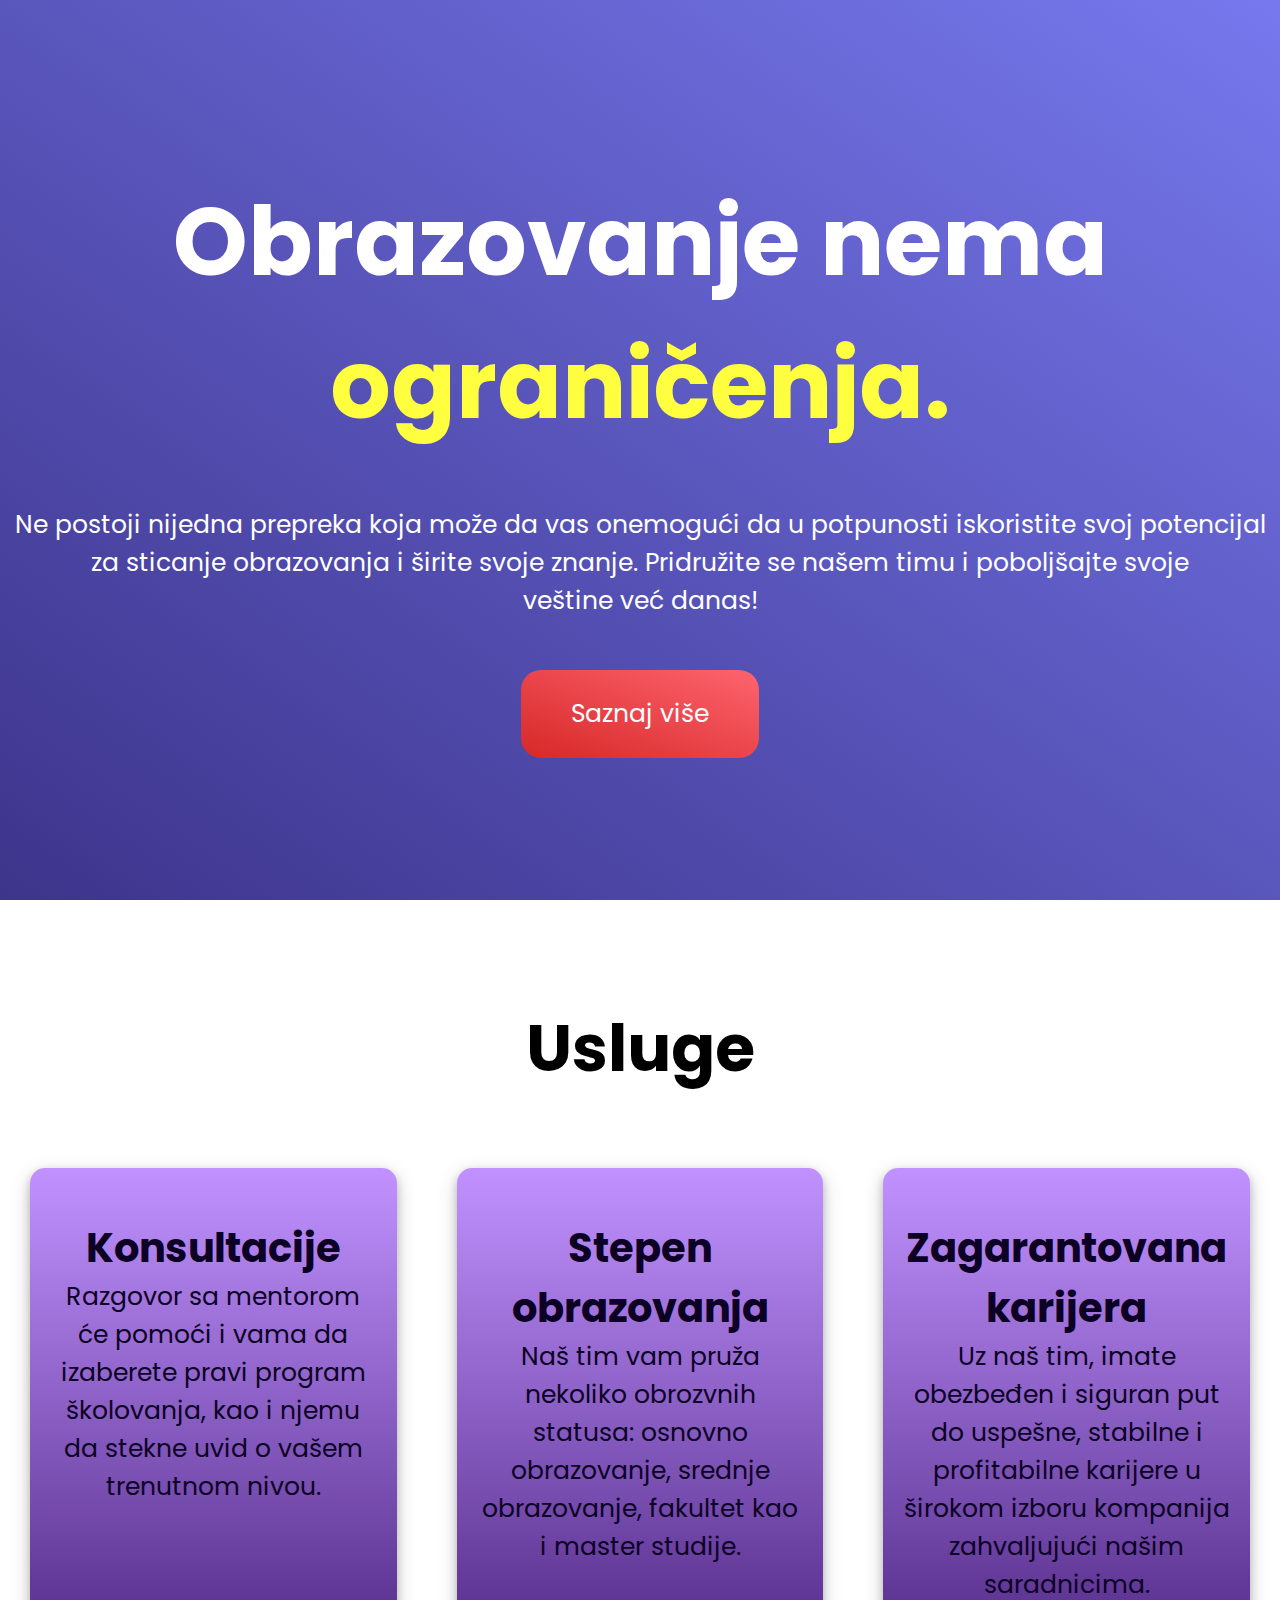
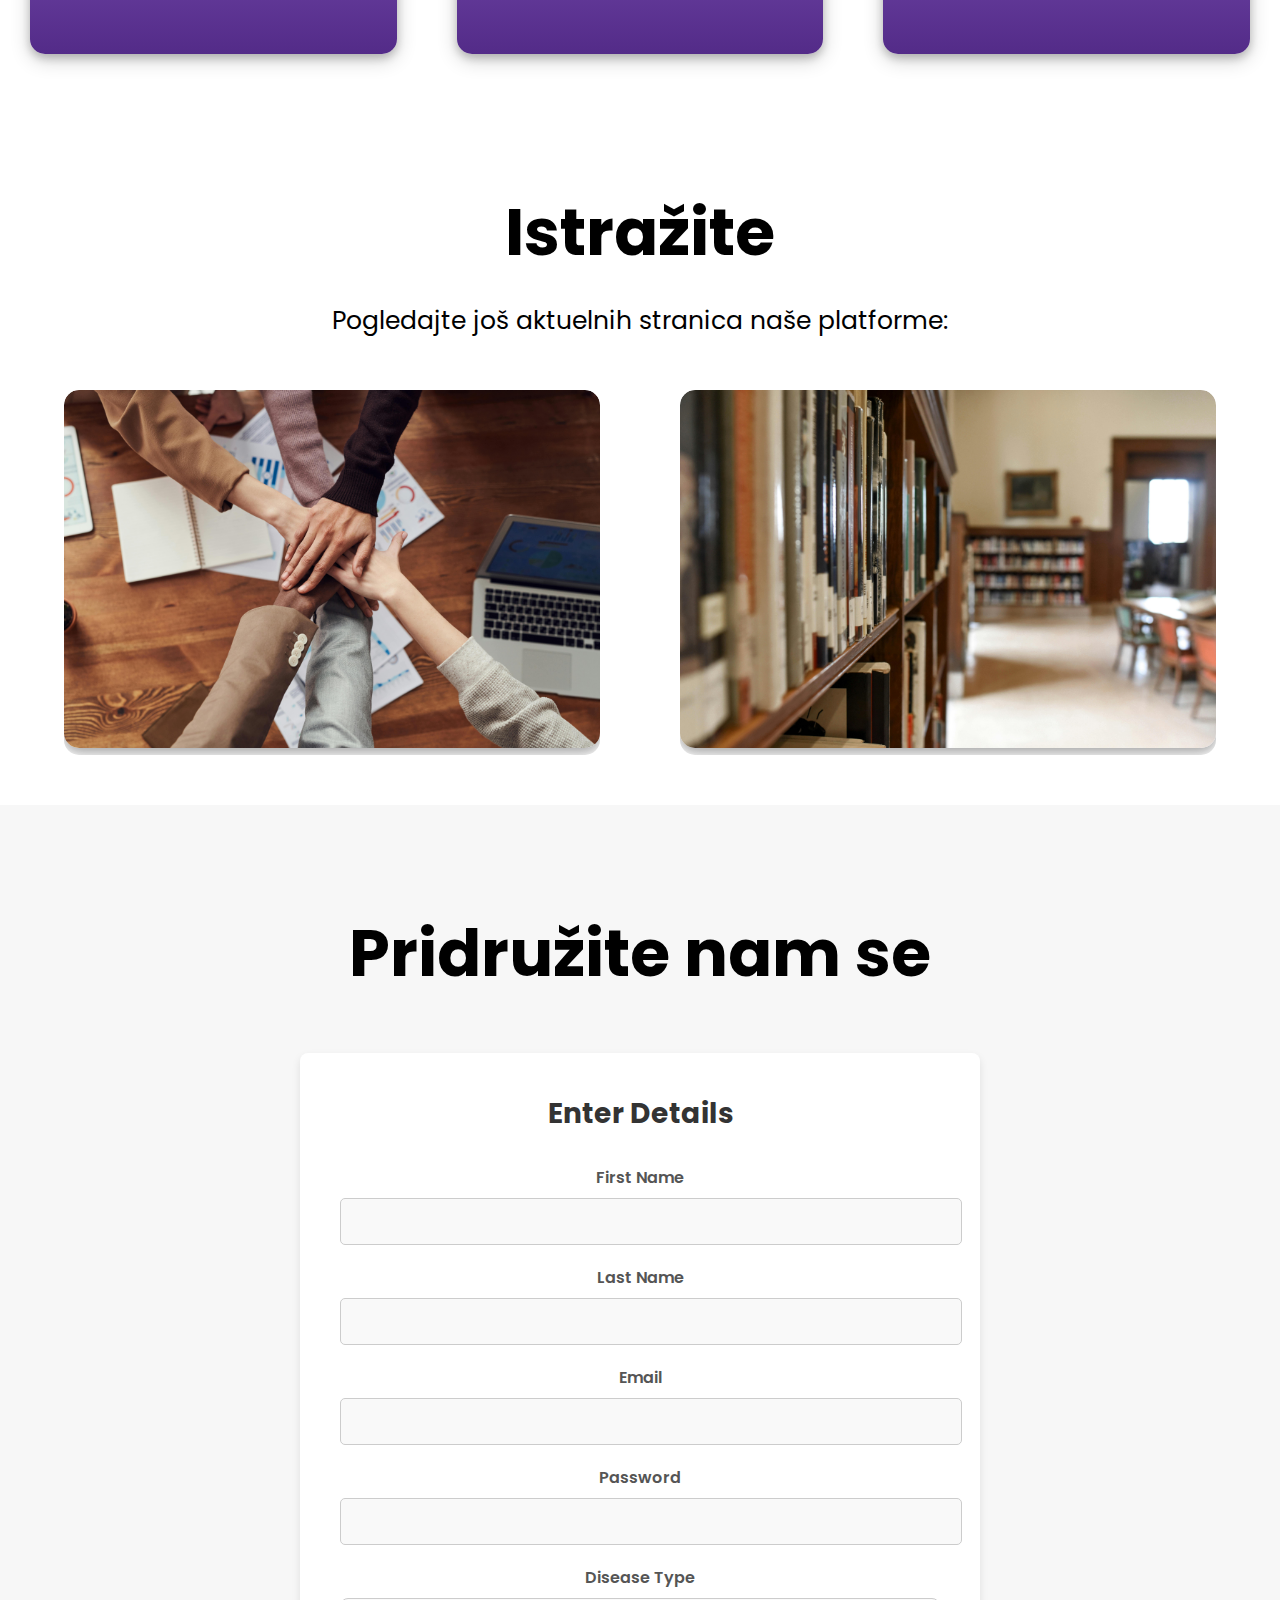
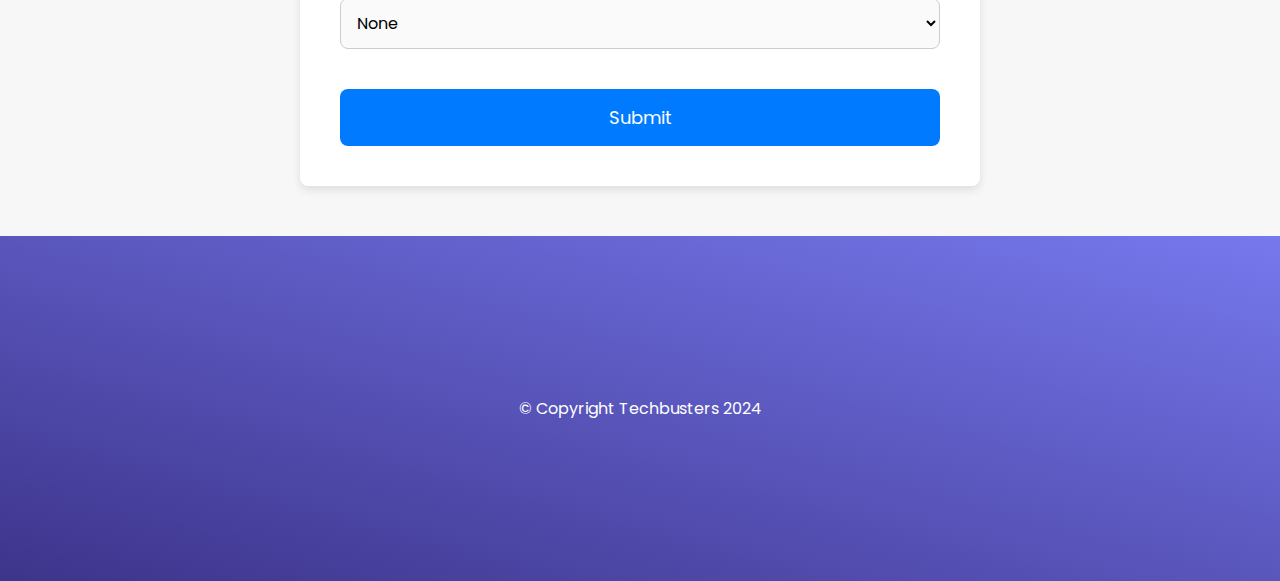
<file: index.html>
<!DOCTYPE html>
<html lang="en">
<head>
    <meta charset="UTF-8">
    <meta name="viewport" content="width=device-width, initial-scale=1.0">
    <title>Početna - Techbusters</title>
    <link rel="stylesheet" href="style.css">
    <script src="script.js"></script>
</head>
<body>
    <div class="header">
        <div class="natpis">
            <h1>Obrazovanje nema<br> <span style="color: #FFFF3F;">ograničenja.</span></h1>
            <p>Ne postoji nijedna prepreka koja može da vas onemogući da u potpunosti iskoristite svoj potencijal <br>za sticanje obrazovanja i širite svoje znanje. Pridružite se našem timu i poboljšajte svoje <br> veštine već danas!</p>
            <button><a style="color: white; text-decoration: none;" href="#scrollIndex">Saznaj više</a></button>
        </div>
    </div>
    <section class="about">
        <div class="offers">
            <h1 id="scrollIndex" class="hidden">Usluge</h1>
        </div>
        <div class="boxes">
            <div class="box logo hidden">
                <h1>Konsultacije</h1>
                <p>Razgovor sa mentorom će pomoći i vama da izaberete pravi program školovanja, kao i njemu da stekne uvid o vašem trenutnom nivou.</p>
            </div>
            <div class="box logo hidden">
                <h1>Stepen obrazovanja</h1>
                <p>Naš tim vam pruža nekoliko obrozvnih statusa: osnovno obrazovanje, srednje obrazovanje, fakultet kao i master studije.</p>
            </div>
            <div class="box logo hidden">
                <h1>Zagarantovana karijera</h1>
                <p>Uz naš tim, imate obezbeđen i siguran put do uspešne, stabilne i profitabilne karijere u širokom izboru kompanija zahvaljujući našim saradnicima.</p>
            </div>
        </div>
    </section>
    <section class="stranice">
        <h1>Istražite</h1>
        <p>Pogledajte još aktuelnih stranica naše platforme:</p>
        <div class="red">
            <div class="link">
                <img src="Slike/tim.jpg" alt="">
                <div class="layer">
                    <a target="_blank" style="text-decoration: none;" href="about.html"><h3>NAŠ TIM</h3></a>
                </div>
            </div>
            <div class="link">
                <img src="Slike/nivo obrazovanja.jpg" alt="">
                <div class="layer">
                    <a target="_blank" style="text-decoration: none;" href="institucije.html"><h3>INSTITUCIJE</h3></a>
                </div>
            </div>
        </div>
    </section>
    <section class="forma">
        <h1 id="pridruzite">Pridružite nam se</h1>
        <div class="form-container">
            <h1>Enter Details</h1>
            <form id="userForm" onsubmit="handleFormSubmit(event)">
                <div class="form-group">
                    <label for="first_name">First Name</label>
                    <input type="text" id="first_name" name="first_name" required>
                </div>
                <div class="form-group">
                    <label for="last_name">Last Name</label>
                    <input type="text" id="last_name" name="last_name" required>
                </div>
                <div class="form-group">
                    <label for="email">Email</label>
                    <input type="email" id="email" name="email" required>
                </div>
                <div class="form-group">
                    <label for="password">Password</label>
                    <input type="password" id="password" name="password" required>
                </div>
                <div class="form-group">
                    <label for="disease">Disease Type</label>
                    <select id="disease" name="disease" required>
                        <option value="None">None</option>
                        <option value="Wheelchair">Wheelchair</option>
                        <option value="Blindness">Blindness</option>
                        <option value="Deaf">Deaf</option>
                    </select>
                </div>
                <button type="submit" class="btn">Submit</button>
            </form>
        </div>
    </section>
    <footer>
        <p>&#169; Copyright Techbusters 2024</p>
    </footer>
</body>
</html>
</file>
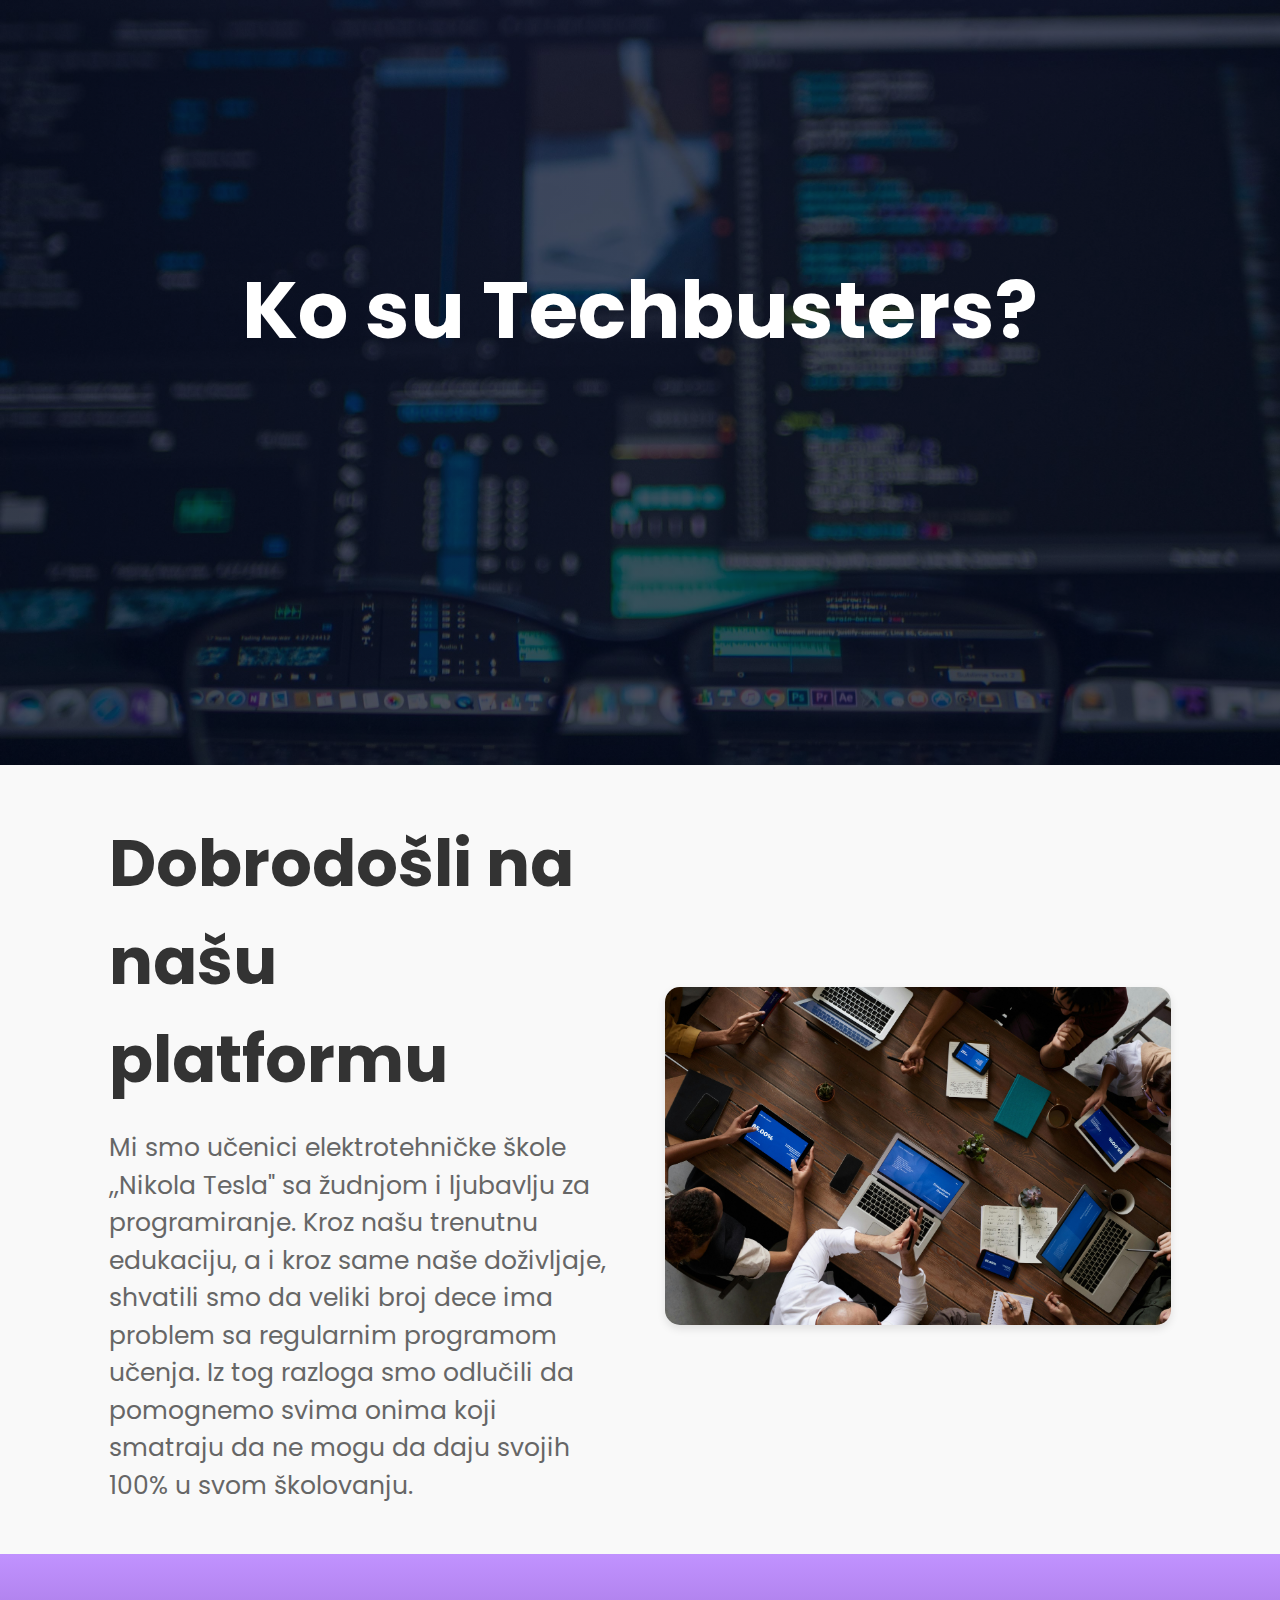
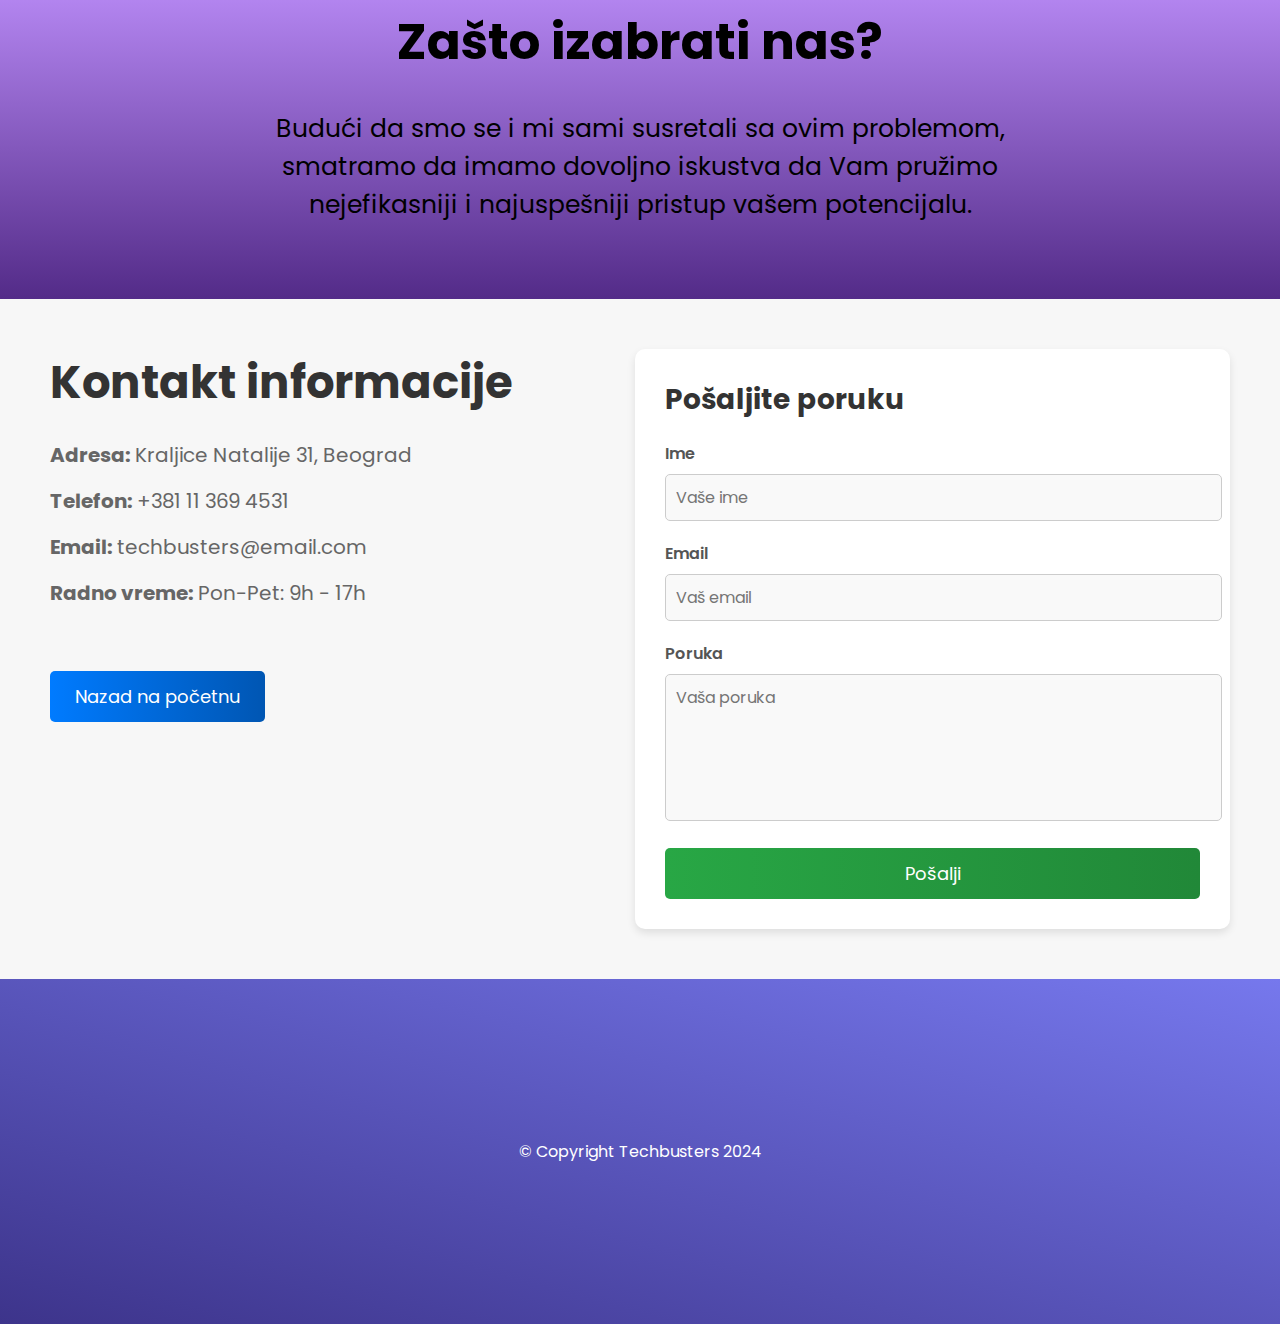
<file: about.html>
<!DOCTYPE html>
<html lang="en">
<head>
    <meta charset="UTF-8">
    <meta name="viewport" content="width=device-width, initial-scale=1.0">
    <title>O nama - Techbusters</title>
    <link rel="stylesheet" href="style.css">
    <script src="script.js"></script>
</head>
<body>
    <div class="aboutHeader">
        <div class="naslov">
            <h1>Ko su Techbusters?</h1>
        </div>
    </div>
    <section class="prvaSekcija">
        <div class="sadrzaj">
            <div class="tekst">
                <h1>Dobrodošli na našu platformu</h1>
                <p>Mi smo učenici elektrotehničke škole ,,Nikola Tesla" sa žudnjom i ljubavlju za programiranje. Kroz našu trenutnu edukaciju, a i kroz same naše doživljaje, shvatili smo da veliki broj dece ima problem sa regularnim programom učenja. Iz tog razloga smo odlučili da pomognemo svima onima koji smatraju da ne mogu da daju svojih 100% u svom školovanju.</p>
            </div>
            <div class="slika">
                <img src="Slike/meeting.jpg" alt="Platforma">
            </div>
        </div>
    </section>
    <section class="drugaSekcija">
        <h1>Zašto izabrati nas?</h1>
        <p> Budući da smo se i mi sami susretali sa ovim problemom, <br>smatramo da imamo dovoljno iskustva da Vam pružimo <br>nejefikasniji i najuspešniji pristup vašem potencijalu.</p>
    </section>
    <section class="trecaSekcija">
        <div class="kontaktLevo">
            <h2>Kontakt informacije</h2>
            <ul>
                <li><strong>Adresa:</strong> Kraljice Natalije 31, Beograd</li>
                <li><strong>Telefon:</strong> +381 11 369 4531</li>
                <li><strong>Email:</strong> techbusters@email.com</li>
                <li><strong>Radno vreme:</strong> Pon-Pet: 9h - 17h</li>
            </ul>
            <a href="index.html"><button class="kontaktDugme">Nazad na početnu</button></a>
        </div>
        <div class="porukaDesno">
            <h2>Pošaljite poruku</h2>
            <form>
                <div class="form-group">
                    <label for="ime">Ime</label>
                    <input type="text" id="ime" name="ime" placeholder="Vaše ime" required>
                </div>
                <div class="form-group">
                    <label for="email">Email</label>
                    <input type="email" id="email" name="email" placeholder="Vaš email" required>
                </div>
                <div class="form-group">
                    <label for="poruka">Poruka</label>
                    <textarea id="poruka" name="poruka" rows="5" placeholder="Vaša poruka" required></textarea>
                </div>
                <button type="submit" class="btnPosalji">Pošalji</button>
            </form>
        </div>
    </section>
    <footer>
        <p>&#169; Copyright Techbusters 2024</p>
    </footer>
</body>
</html>
</file>
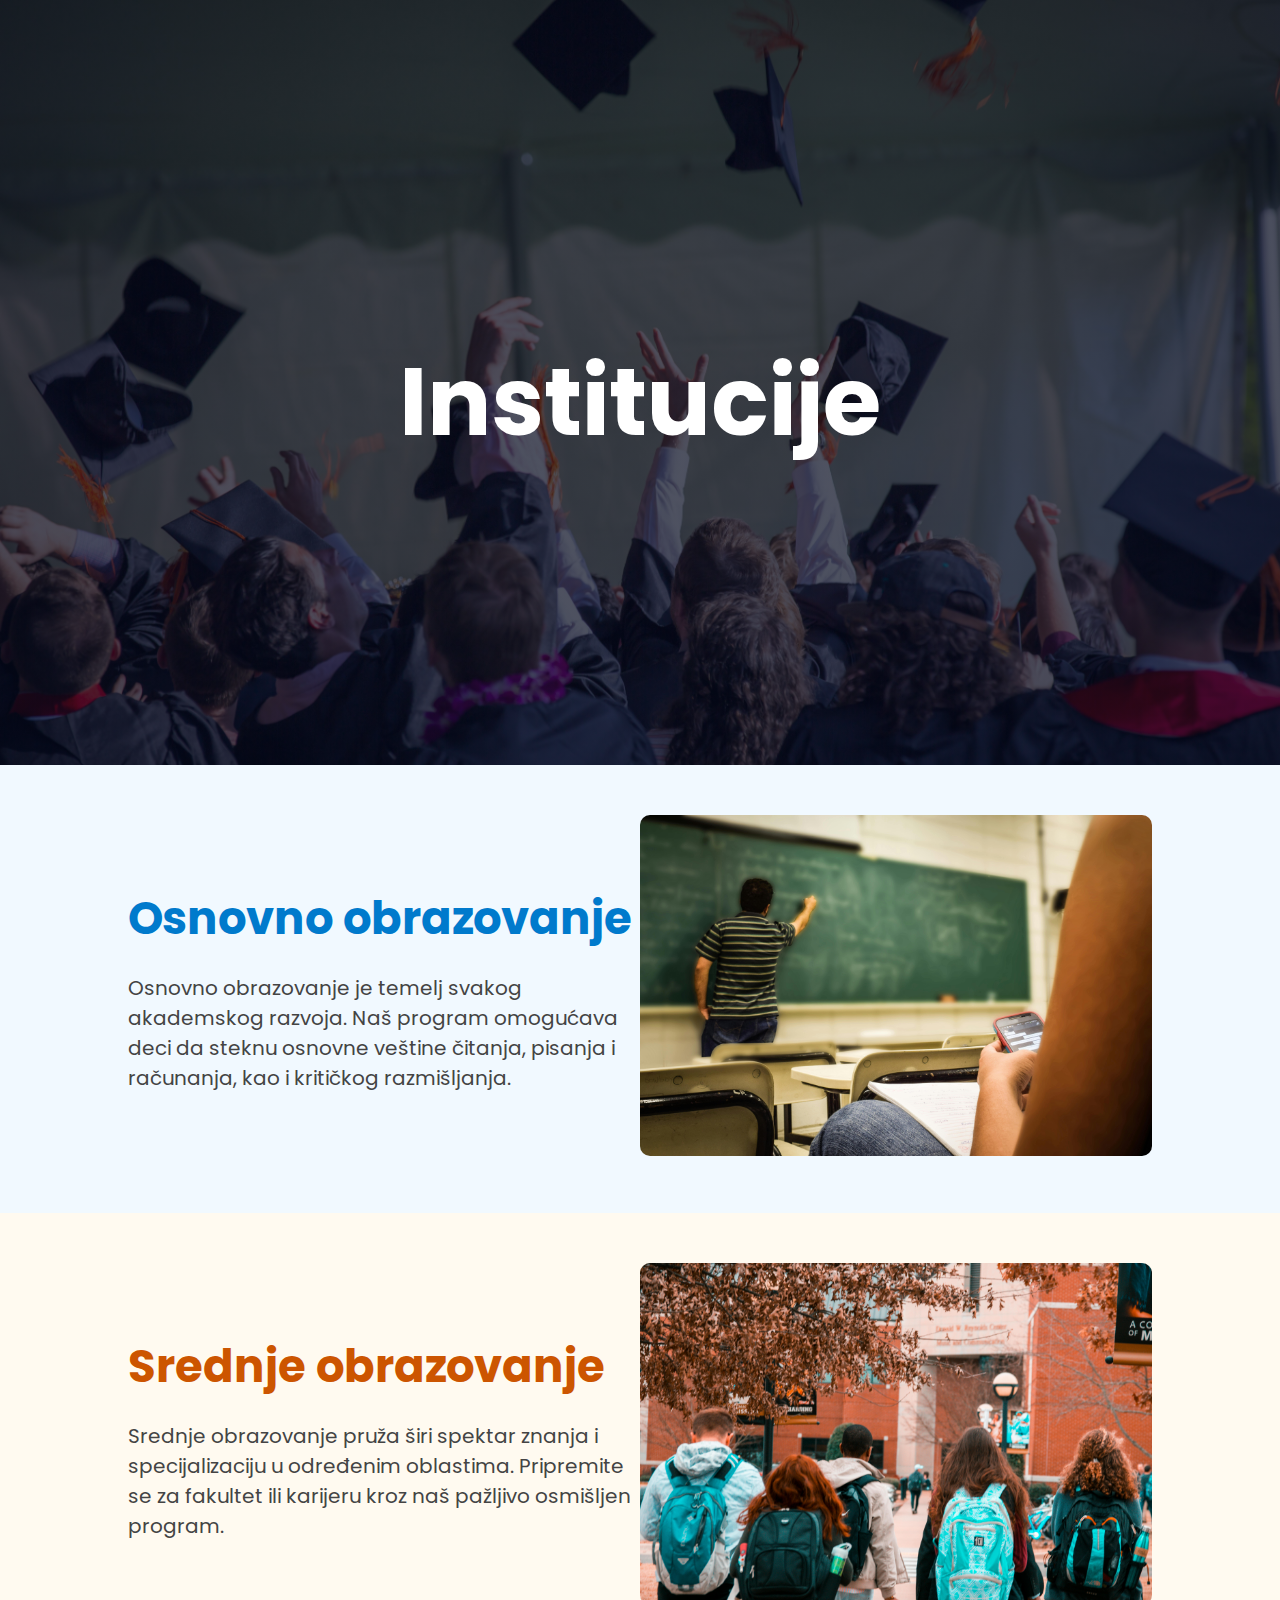
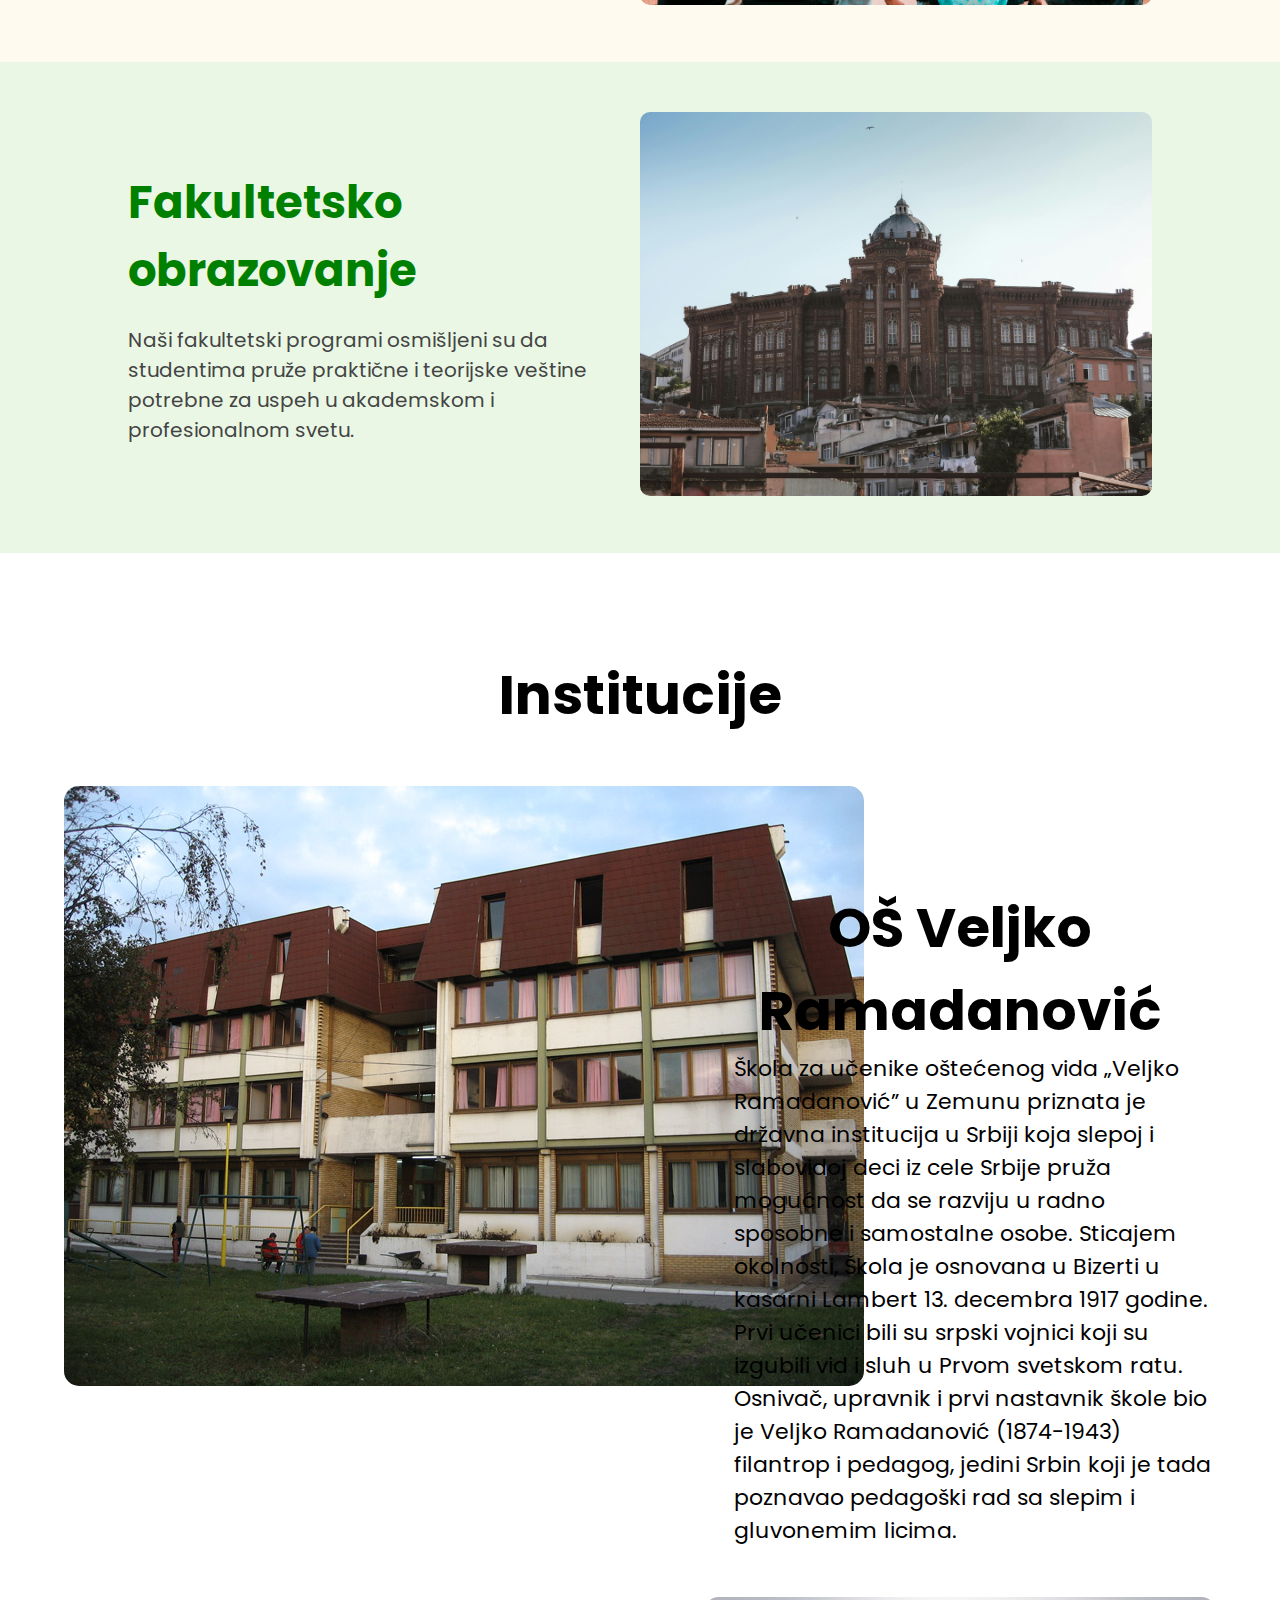
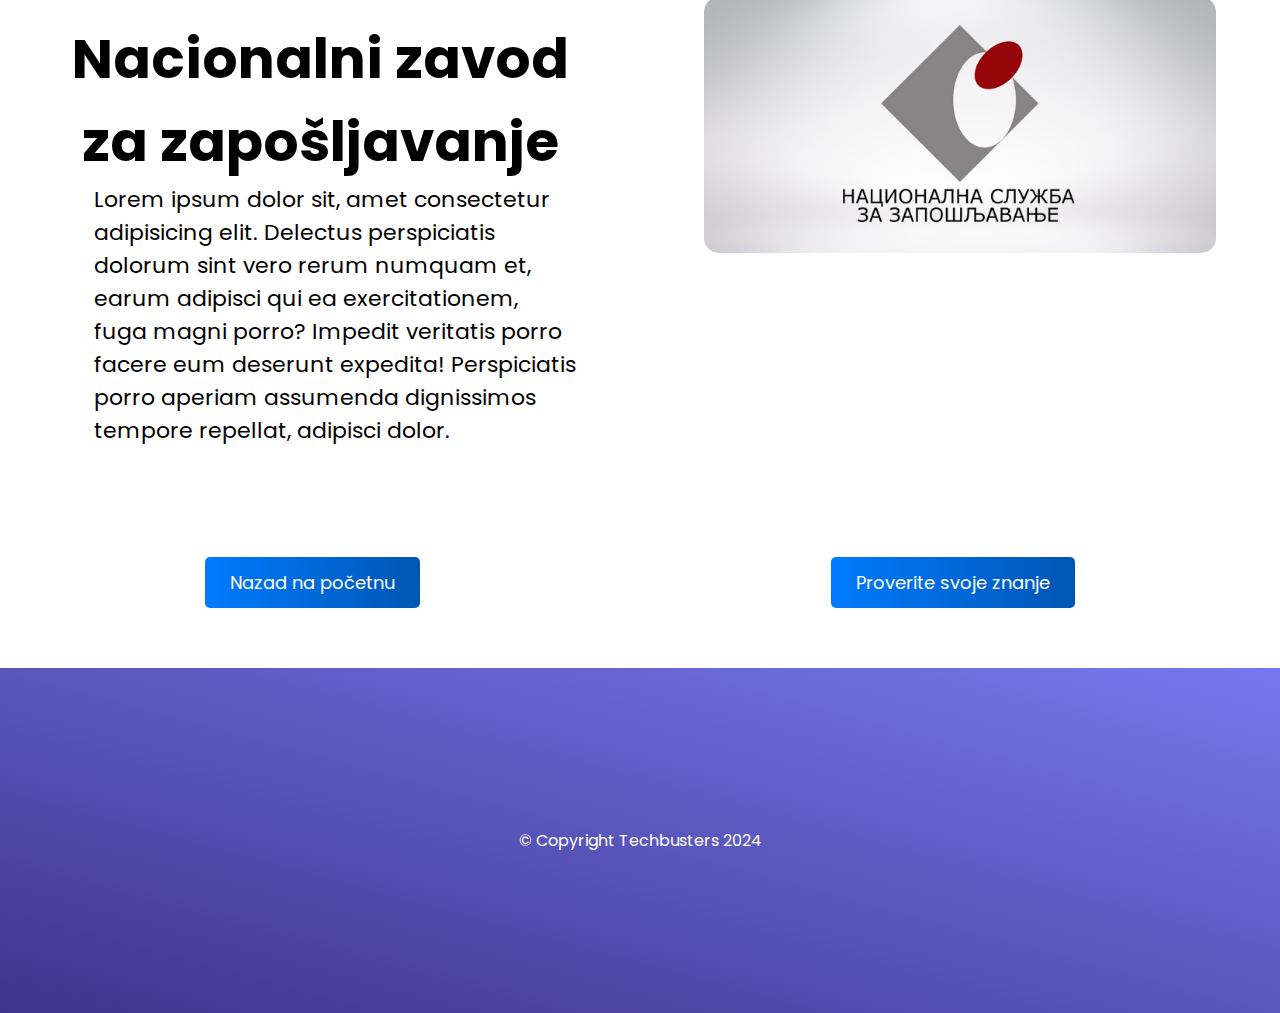
<file: institucije.html>
<!DOCTYPE html>
<html lang="en">
<head>
    <meta charset="UTF-8">
    <meta name="viewport" content="width=device-width, initial-scale=1.0">
    <title>Institucije</title>
    <link rel="stylesheet" href="style.css">
</head>
<body>
    <header class="institucijeHeader">
        <div class="natpis">
            <h1 style="margin-top: 160px;">Institucije</h1>
        </div>
    </header>
        <section class="osnovnoObrazovanje">
            <div class="osnovnoSadrzaj">
                <h2>Osnovno obrazovanje</h2>
                <p>Osnovno obrazovanje je temelj svakog akademskog razvoja. Naš program omogućava deci da steknu osnovne veštine čitanja, pisanja i računanja, kao i kritičkog razmišljanja.</p>
            </div>
            <div class="osnovnoSlika">
                <img src="Slike/osnovna.jpg" alt="Osnovno obrazovanje">
            </div>
        </section>
        <section class="srednjeObrazovanje">
            <div class="srednjeSlika">
                <img src="Slike/srednja.jpg" alt="Srednje obrazovanje">
            </div>
            <div class="srednjeSadrzaj">
                <h2>Srednje obrazovanje</h2>
                <p>Srednje obrazovanje pruža širi spektar znanja i specijalizaciju u određenim oblastima. Pripremite se za fakultet ili karijeru kroz naš pažljivo osmišljen program.</p>
            </div>
        </section>
        <section class="fakultetskoObrazovanje">
            <div class="fakultetskoSadrzaj">
                <h2>Fakultetsko obrazovanje</h2>
                <p>Naši fakultetski programi osmišljeni su da studentima pruže praktične i teorijske veštine potrebne za uspeh u akademskom i profesionalnom svetu.</p>
            </div>
            <div class="fakultetskoSlika">
                <img src="Slike/fakultet.jpg" alt="Fakultetsko obrazovanje">
            </div>
        </section>
        <section class="institucije">
            <h1>Institucije</h1>
            <div class="instContainer">
                <div class="slikaSkole">
                    <img src="Slike/Veljko Ramadanovic - skola.jpg" alt="">                
                </div>
                <div class="tekstSkole">
                    <h1>OŠ Veljko Ramadanović</h1>
                    <p>Škola za učenike oštećenog vida „Veljko Ramadanović” u Zemunu priznata je državna institucija u Srbiji koja slepoj i slabovidoj deci iz cele Srbije pruža mogućnost da se razviju u radno sposobne i samostalne osobe. Sticajem okolnosti, Škola je osnovana u Bizerti u kasarni Lambert 13. decembra 1917 godine. Prvi učenici bili su srpski vojnici koji su izgubili vid i sluh u Prvom svetskom ratu. Osnivač, upravnik i prvi nastavnik škole bio je Veljko Ramadanović (1874-1943) filantrop i pedagog, jedini Srbin koji je tada poznavao pedagoški rad sa slepim i gluvonemim licima.</p>
                </div>
            </div>
            <div class="nzs">
                <div class="tekstNzs">
                    <h1>Nacionalni zavod za zapošljavanje</h1>
                    <p>Lorem ipsum dolor sit, amet consectetur adipisicing elit. Delectus perspiciatis dolorum sint vero rerum numquam et, earum adipisci qui ea exercitationem, fuga magni porro? Impedit veritatis porro facere eum deserunt expedita! Perspiciatis porro aperiam assumenda dignissimos tempore repellat, adipisci dolor.</p>
                </div>
                <div class="slikaNzs">
                    <img src="Slike/NSZ-Logo.jpg" alt="">
                </div>
            </div>
            <div class="dugmad">
                <div class="nazad">
                    <a href="index.html"><button class="kontaktDugme">Nazad na početnu</button></a>
                </div>
                <div class="proveriZnanje">
                    <a href="kviz.html"><button class="kontaktDugme">Proverite svoje znanje</button></a>
                </div>
            </div>
        </section>
    <footer>
        <p>&#169; Copyright Techbusters 2024</p>
    </footer>
</body>
</html>
</file>
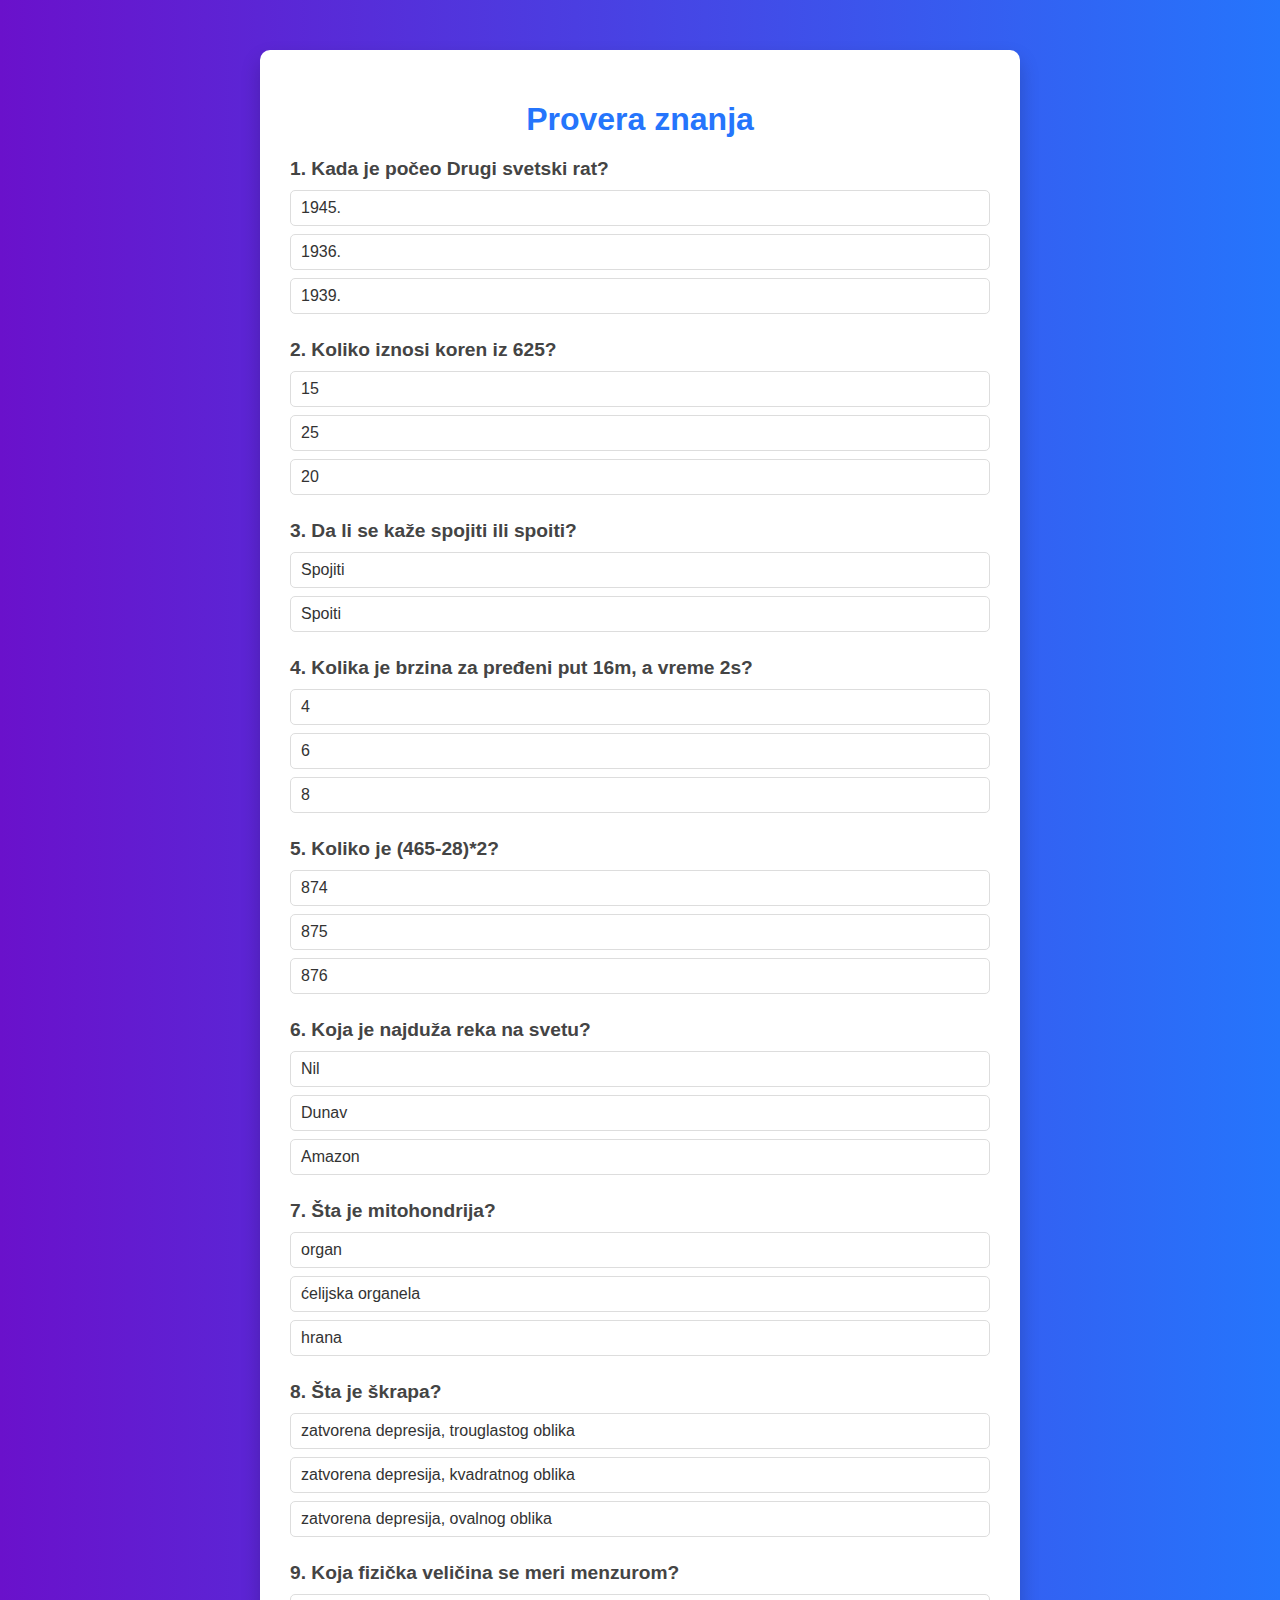
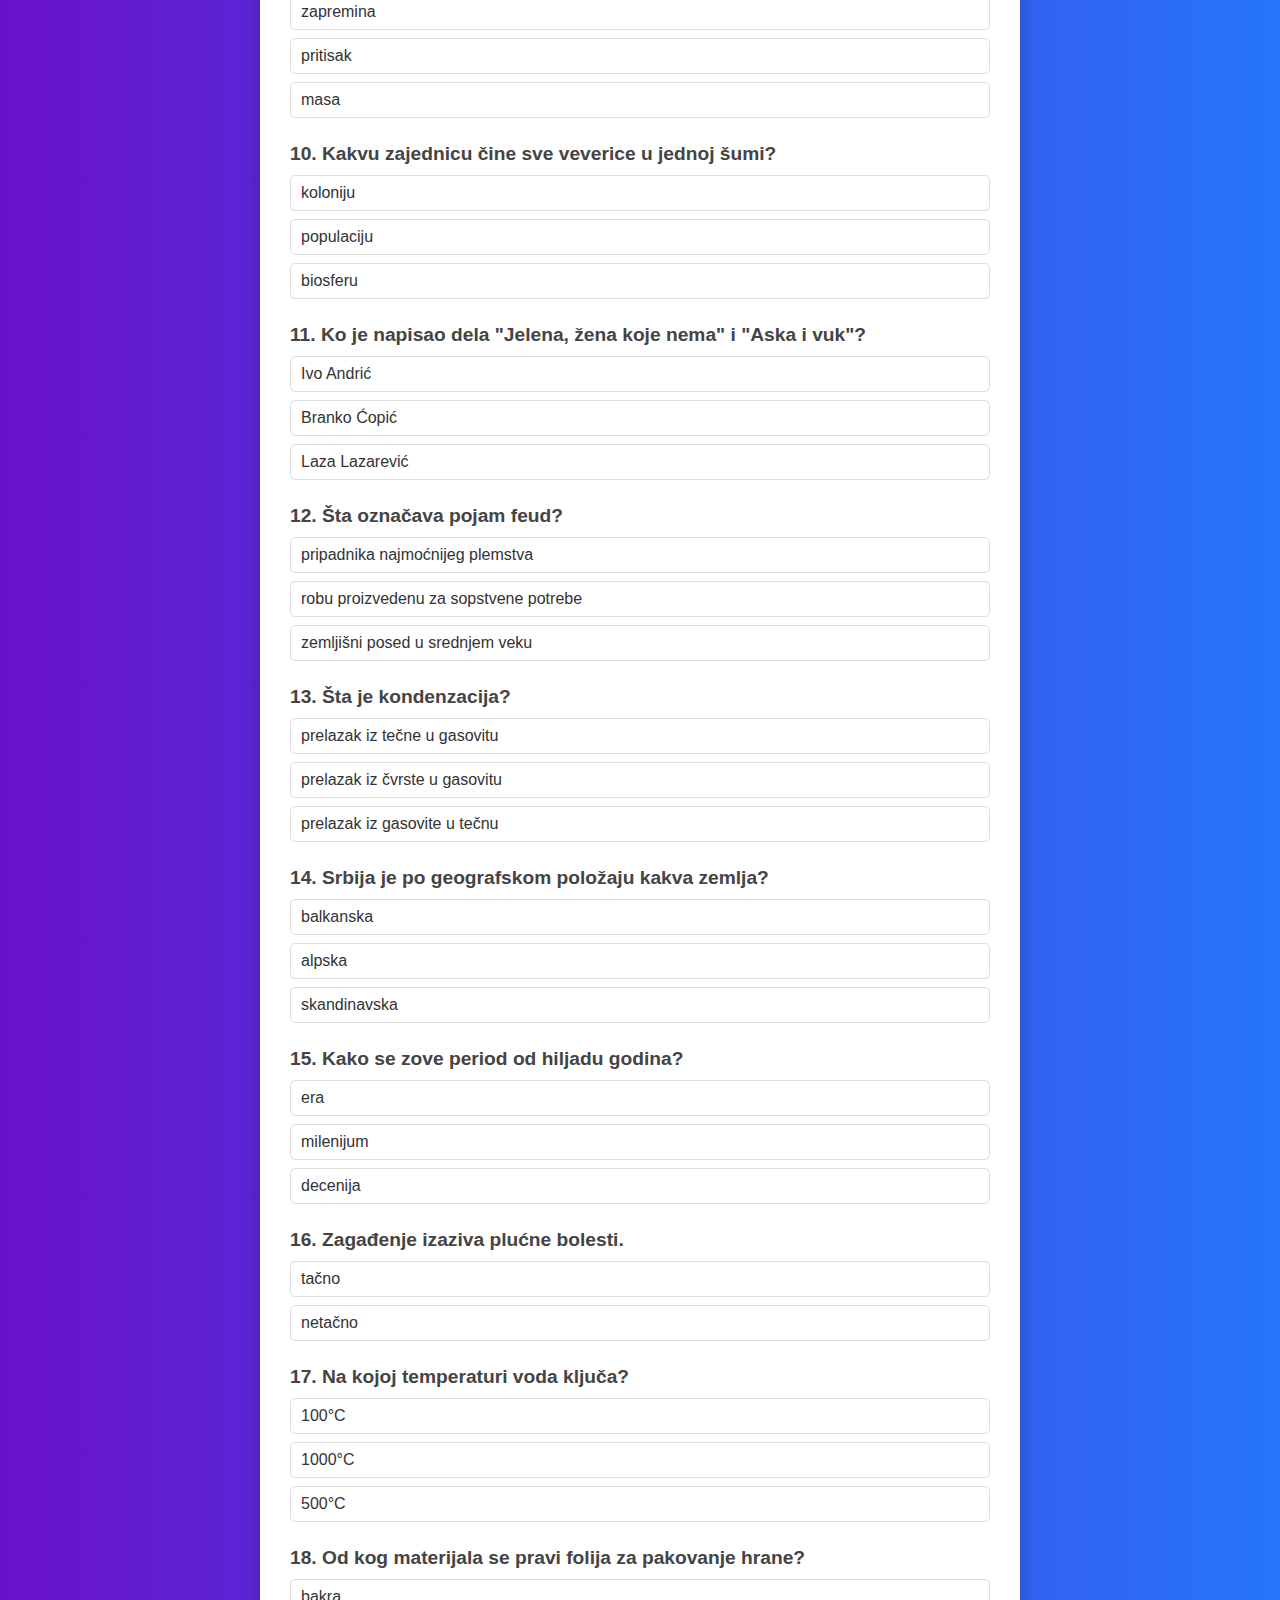
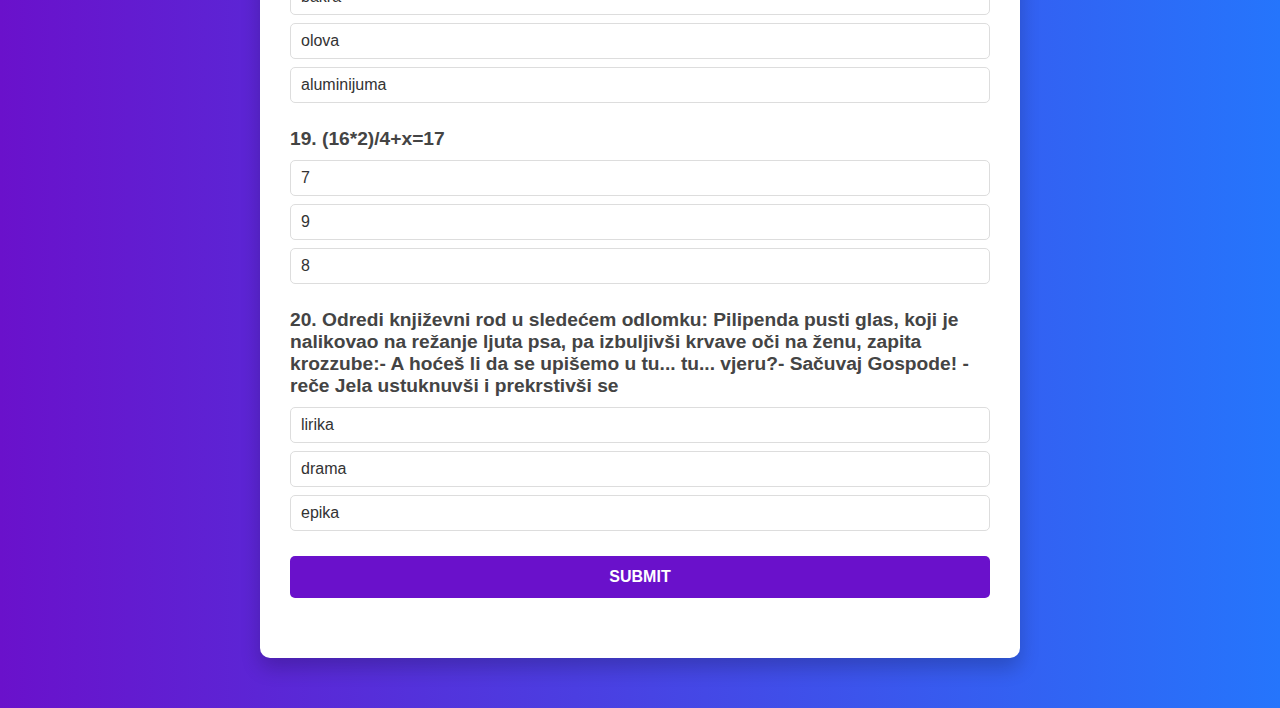
<file: kviz.html>
<!DOCTYPE html>
<html lang="en">
<head>
    <meta charset="UTF-8">
    <meta name="viewport" content="width=device-width, initial-scale=1.0">
    <title>Provera znanja</title>
    <style>
        body {
            font-family: 'Arial', sans-serif;
            margin: 0;
            padding: 0;
            background: linear-gradient(to right, #6a11cb, #2575fc);
            color: #333;
        }

        .quiz-container {
            max-width: 700px;
            margin: 50px auto;
            padding: 30px;
            background: #ffffff;
            border-radius: 10px;
            box-shadow: 0 10px 20px rgba(0, 0, 0, 0.2);
        }

        h1 {
            text-align: center;
            color: #2575fc;
            font-size: 2em;
            margin-bottom: 20px;
        }

        .question {
            margin-bottom: 25px;
        }

        .question h3 {
            font-size: 1.2em;
            margin-bottom: 10px;
            color: #444;
        }

        .question label {
            display: block;
            margin-bottom: 8px;
            padding: 8px 10px;
            border: 1px solid #ddd;
            border-radius: 5px;
            cursor: pointer;
            transition: background-color 0.3s, box-shadow 0.3s;
        }

        .question input[type="radio"] {
            display: none;
        }

        .question input[type="radio"]:checked + label {
            background-color: #2575fc;
            color: #fff;
            border-color: #2575fc;
            box-shadow: 0 0 5px rgba(37, 117, 252, 0.5);
        }

        .btn {
            display: block;
            width: 100%;
            padding: 12px;
            background: #6a11cb;
            color: #fff;
            font-size: 16px;
            font-weight: bold;
            border: none;
            border-radius: 5px;
            cursor: pointer;
            text-transform: uppercase;
            transition: background-color 0.3s, transform 0.2s;
        }

        .btn:hover {
            background: #2575fc;
            transform: translateY(-2px);
        }

        .result {
            text-align: center;
            font-size: 20px;
            font-weight: bold;
            color: #2575fc;
            margin-top: 30px;
        }
    </style>
</head>
<body>
    <div class="quiz-container">
        <h1>Provera znanja</h1>
        <form id="quiz-form">
            <div class="question">
                <h3>1. Kada je počeo Drugi svetski rat?</h3>
                <input type="radio" id="q1a1" name="q1" value="1945.">
                <label for="q1a1">1945.</label>
                <input type="radio" id="q1a2" name="q1" value="1936.">
                <label for="q1a2">1936.</label>
                <input type="radio" id="q1a3" name="q1" value="1939.">
                <label for="q1a3">1939.</label>
            </div>

            <div class="question">
                <h3>2. Koliko iznosi koren iz 625?</h3>
                <input type="radio" id="q2a1" name="q2" value="15">
                <label for="q2a1">15</label>
                <input type="radio" id="q2a2" name="q2" value="25">
                <label for="q2a2">25</label>
                <input type="radio" id="q2a3" name="q2" value="20">
                <label for="q2a3">20</label>
            </div>

            <div class="question">
                <h3>3. Da li se kaže spojiti ili spoiti?</h3>
                <input type="radio" id="q3a1" name="q3" value="Spojiti">
                <label for="q3a1">Spojiti</label>
                <input type="radio" id="q3a2" name="q3" value="Spoiti">
                <label for="q3a2">Spoiti</label>
            </div>

            <div class="question">
                <h3>4. Kolika je brzina za pređeni put 16m, a vreme 2s?</h3>
                <input type="radio" id="q4a1" name="q4" value="4">
                <label for="q4a1">4</label>
                <input type="radio" id="q4a2" name="q4" value="6">
                <label for="q4a2">6</label>
                <input type="radio" id="q4a3" name="q4" value="8">
                <label for="q4a3">8</label>
            </div>

            <div class="question">
                <h3>5. Koliko je (465-28)*2?</h3>
                <input type="radio" id="q5a1" name="q5" value="874">
                <label for="q5a1">874</label>
                <input type="radio" id="q5a2" name="q5" value="875">
                <label for="q5a2">875</label>
                <input type="radio" id="q5a3" name="q5" value="876">
                <label for="q5a3">876</label>
            </div>

            <div class="question">
                <h3>6. Koja je najduža reka na svetu?</h3>
                <input type="radio" id="q6a1" name="q6" value="Nil">
                <label for="q6a1">Nil</label>
                <input type="radio" id="q6a2" name="q6" value="Dunav">
                <label for="q6a2">Dunav</label>
                <input type="radio" id="q6a3" name="q6" value="Amazon">
                <label for="q6a3">Amazon</label>
            </div>

            <div class="question">
                <h3>7. Šta je mitohondrija?</h3>
                <input type="radio" id="q7a1" name="q7" value="organ">
                <label for="q7a1">organ</label>
                <input type="radio" id="q7a2" name="q7" value="ćelijska organela">
                <label for="q7a2">ćelijska organela</label>
                <input type="radio" id="q7a3" name="q7" value="hrana">
                <label for="q7a3">hrana</label>
            </div>

            <div class="question">
                <h3>8. Šta je škrapa?</h3>
                <input type="radio" id="q8a1" name="q8" value="zatvorena depresija, trouglastog oblika">
                <label for="q8a1">zatvorena depresija, trouglastog oblika</label>
                <input type="radio" id="q8a2" name="q8" value="zatvorena depresija, kvadratnog oblika">
                <label for="q8a2">zatvorena depresija, kvadratnog oblika</label>
                <input type="radio" id="q8a3" name="q8" value="zatvorena depresija, ovalnog oblika">
                <label for="q8a3">zatvorena depresija, ovalnog oblika</label>
            </div>

            <div class="question">
                <h3>9. Koja fizička veličina se meri menzurom?</h3>
                <input type="radio" id="q9a1" name="q9" value="zapremina">
                <label for="q9a1">zapremina</label>
                <input type="radio" id="q9a2" name="q9" value="pritisak">
                <label for="q9a2">pritisak</label>
                <input type="radio" id="q9a3" name="q9" value="masa">
                <label for="q9a3">masa</label>
            </div>

            <div class="question">
                <h3>10. Kakvu zajednicu čine sve veverice u jednoj šumi?</h3>
                <input type="radio" id="q10a1" name="q10" value="koloniju">
                <label for="q10a1">koloniju</label>
                <input type="radio" id="q10a2" name="q10" value="populaciju">
                <label for="q10a2">populaciju</label>
                <input type="radio" id="q10a3" name="q10" value="biosferu">
                <label for="q10a3">biosferu</label>
            </div>

            <div class="question">
                <h3>11. Ko je napisao dela "Jelena, žena koje nema" i "Aska i vuk"?</h3>
                <input type="radio" id="q11a1" name="q11" value="Ivo Andrić">
                <label for="q11a1">Ivo Andrić</label>
                <input type="radio" id="q11a2" name="q11" value="Branko Ćopić">
                <label for="q11a2">Branko Ćopić</label>
                <input type="radio" id="q11a3" name="q11" value="Laza Lazarević">
                <label for="q11a3">Laza Lazarević</label>
            </div>

            <div class="question">
                <h3>12. Šta označava pojam feud?</h3>
                <input type="radio" id="q12a1" name="q12" value="pripadnika najmoćnijeg plemstva">
                <label for="q12a1">pripadnika najmoćnijeg plemstva</label>
                <input type="radio" id="q12a2" name="q12" value="robu proizvedenu za sopstvene potrebe">
                <label for="q12a2">robu proizvedenu za sopstvene potrebe</label>
                <input type="radio" id="q12a3" name="q12" value="zemljišni posed u srednjem veku">
                <label for="q12a3">zemljišni posed u srednjem veku</label>
            </div>

            <div class="question">
                <h3>13. Šta je kondenzacija?</h3>
                <input type="radio" id="q13a1" name="q13" value="prelazak iz tečne u gasovitu">
                <label for="q13a1">prelazak iz tečne u gasovitu</label>
                <input type="radio" id="q13a2" name="q13" value="prelazak iz čvrste u gasovitu">
                <label for="q13a2">prelazak iz čvrste u gasovitu</label>
                <input type="radio" id="q13a3" name="q13" value="prelazak iz gasovite u tečnu">
                <label for="q13a3">prelazak iz gasovite u tečnu</label>
            </div>

            <div class="question">
                <h3>14. Srbija je po geografskom položaju kakva zemlja?</h3>
                <input type="radio" id="q14a1" name="q14" value="balkanska">
                <label for="q14a1">balkanska</label>
                <input type="radio" id="q14a2" name="q14" value="alpska">
                <label for="q14a2">alpska</label>
                <input type="radio" id="q14a3" name="q14" value="skandinavska">
                <label for="q14a3">skandinavska</label>
            </div>

            <div class="question">
                <h3>15. Kako se zove period od hiljadu godina?</h3>
                <input type="radio" id="q15a1" name="q15" value="era">
                <label for="q15a1">era</label>
                <input type="radio" id="q15a2" name="q15" value="milenijum">
                <label for="q15a2">milenijum</label>
                <input type="radio" id="q15a3" name="q15" value="decenija">
                <label for="q15a3">decenija</label>
            </div>

            <div class="question">
                <h3>16. Zagađenje izaziva plućne bolesti.</h3>
                <input type="radio" id="q16a1" name="q16" value="tačno">
                <label for="q16a1">tačno</label>
                <input type="radio" id="q16a2" name="q16" value="netačno">
                <label for="q16a2">netačno</label>
            </div>

            <div class="question">
                <h3>17. Na kojoj temperaturi voda ključa?</h3>
                <input type="radio" id="q17a1" name="q17" value="100°C">
                <label for="q17a1">100°C</label>
                <input type="radio" id="q17a2" name="q17" value="1000°C">
                <label for="q17a2">1000°C</label>
                <input type="radio" id="q17a3" name="q17" value="500°C">
                <label for="q17a3">500°C</label>
            </div>

            <div class="question">
                <h3>18. Od kog materijala se pravi folija za pakovanje hrane?</h3>
                <input type="radio" id="q18a1" name="q18" value="bakra">
                <label for="q18a1">bakra</label>
                <input type="radio" id="q18a2" name="q18" value="olova">
                <label for="q18a2">olova</label>
                <input type="radio" id="q18a3" name="q18" value="aluminijuma">
                <label for="q18a3">aluminijuma</label>
            </div>

            <div class="question">
                <h3>19. (16*2)/4+x=17</h3>
                <input type="radio" id="q19a1" name="q19" value="7">
                <label for="q19a1">7</label>
                <input type="radio" id="q19a2" name="q19" value="9">
                <label for="q19a2">9</label>
                <input type="radio" id="q19a3" name="q19" value="8">
                <label for="q19a3">8</label>
            </div>

            <div class="question">
                <h3>20. Odredi književni rod u sledećem odlomku: Pilipenda pusti glas, koji je nalikovao na režanje ljuta psa, pa izbuljivši krvave oči na ženu, zapita krozzube:- A hoćeš li da se upišemo u tu... tu... vjeru?- Sačuvaj Gospode! - reče Jela ustuknuvši i prekrstivši se</h3>
                <input type="radio" id="q20a1" name="q20" value="lirika">
                <label for="q20a1">lirika</label>
                <input type="radio" id="q20a2" name="q20" value="drama">
                <label for="q20a2">drama</label>
                <input type="radio" id="q20a3" name="q20" value="epika">
                <label for="q20a3">epika</label>
            </div>

            <button type="submit" class="btn">Submit</button>
        </form>
        <div id="result" class="result"></div>
    </div>

    <script>
        document.getElementById('quiz-form').addEventListener('submit', function(event) {
            event.preventDefault();
            
            const correctAnswers = {
                q1: '1939.',
                q2: '25',
                q3: 'Spojiti',
                q4: '8',
                q5: '874',
                q6: 'Amazon',
                q7: 'ćelijska organela',
                q8: 'zatvorena depresija, ovalnog oblika',
                q9: 'zapremina',
                q10: 'populaciju',
                q11: 'Ivo Andrić',
                q12: 'zemljišni posed u srednjem veku',
                q13: 'prelazak iz gasovite u tečnu',
                q14: 'balkanska',
                q15: 'milenijum',
                q16: 'tačno',
                q17: '100°C',
                q18: 'aluminijuma',
                q19: '9',
                q20: 'epika',
            };

            let score = 0;
            const formData = new FormData(this);
            for (let question in correctAnswers) {
                if (formData.get(question) === correctAnswers[question]) {
                    score++;
                }
            }

            const resultElement = document.getElementById('result');
            resultElement.textContent = `You scored ${score} out of ${Object.keys(correctAnswers).length}!`;
        });
    </script>
</body>
</html>
</file>
<file: style.css>
@import url('https://fonts.googleapis.com/css2?family=Montserrat:wght@900&family=Poppins:ital,wght@0,100;0,200;0,300;0,400;0,500;0,600;0,700;0,800;0,900;1,100;1,200;1,300;1,400;1,500;1,600;1,700;1,800;1,900&display=swap');

*{
    margin: 0;
    padding: 0;
    font-family: 'Poppins';
}

html{
    scroll-behavior: smooth;
}

.header{
    height: 100vh;
    background: linear-gradient(to bottom left, #7678ed, #3d348b);
}
.natpis{
    padding-top: 170px;
    width: 50%;
    margin: auto;
    text-align: center;
    color: white;
    width: 100%;
}
.natpis h1{
    font-size: 95px;
}
.natpis p{
    margin-top: 50px;
    font-size: 25px;
}
.natpis button{
    margin-top: 50px;
    padding-top: 25px;
    padding-bottom: 25px;
    padding-left: 50px;
    padding-right: 50px;
    color: white;
    background: linear-gradient(to bottom left, #fe646e, #d62828);
    border-radius: 20px;
    border: none;
    font-size: 25px;
    transition: 500ms;
}
.natpis button:hover{
    background: linear-gradient(to bottom left, #c04c53, #a11e1e);
    cursor: pointer;
    transition: 500ms;
}


.offers h1{
    padding-top: 100px;
    font-size: 65px;
    text-align: center;
}

  .boxes{
    margin-top: 40px;
    justify-content: space-between;
    display: flex;
    width: 100%;
  }
  .box{
    width: 30%;
    background: linear-gradient(to bottom , #c192ff, #532b88);
    color: #0c0024;
    text-align: center;
    padding-top: 50px;
    padding-bottom: 50px;
    padding-left: 20px;
    padding-right: 20px;
    border-radius: 15px;
    margin: 30px;
    transition-delay: none;
    transition: 500ms;
    box-shadow: 0 4px 8px 0 rgba(0, 0, 0, 0.2), 0 6px 20px 0 rgba(0, 0, 0, 0.19);
    cursor: pointer;
  }
  .box h1{
    font-size: 40px;
  }
  .box p{
    font-size: 25px;
  }

  .stranice h1{
    padding-top: 100px;
    font-size: 65px;
    text-align: center;
  }
  .stranice p{
    margin-top: 20px;
    font-size: 25px;
    text-align: center;
  }
  .red{
    margin-top: 50px;
    display: flex;
    text-align: center;
    width: 100%;
  }
  .link{
    width: 100%;
  }
  .link img{
    width: 80%;
    border-radius: 15px;
    box-shadow: 0 4px 8px 0 rgba(0, 0, 0, 0.2), 0 6px 20px 0 rgba(0, 0, 0, 0.19);
  }
  


  .red {
    margin-top: 50px;
    display: flex;
    justify-content: space-between;
    align-items: center;
    width: 90%;
    margin-left: auto;
    margin-right: auto;
    gap: 80px;
  }
  
  .link {
    position: relative;
    display: inline-block;
    width: 80%;
    overflow: hidden;
    border-radius: 15px;
  }
  
  .link img {
    width: 100%;
    height: auto;
    transition: transform 0.5s ease;
  }
  
  .link:hover img {
    transform: scale(1.1);
  }
  
  .link .layer {
    position: absolute;
    top: 0;
    left: 0;
    width: 100%;
    height: 100%;
    background-color: rgba(0, 0, 0, 0.6);
    display: flex;
    justify-content: center;
    align-items: center;
    opacity: 0;
    transition: opacity 0.5s ease, transform 0.5s ease;
  }
  
  .link:hover .layer {
    opacity: 1;
    transform: translateY(0);
  }
  
  .layer h3 {
    color: white;
    font-size: 30px;
    letter-spacing: 2px;
    transform: translateY(20px);
    transition: transform 0.5s ease;
  }
  
  .link:hover .layer h3 {
    transform: translateY(0);
  }

  .forma {
    text-align: center;
    margin-top: 20px;
    padding: 50px 0;
    background-color: #f7f7f7;
    margin-top: 50px;
  }
  
  .form-container {
    display: flex;
    flex-direction: column;
    justify-content: center;
    align-items: center;
    background-color: #fff;
    border-radius: 8px;
    box-shadow: 0 4px 8px rgba(0, 0, 0, 0.1);
    padding: 40px;
    width: 100%;
    max-width: 600px;
    margin: 0 auto;
    margin-top: 50px;
  }
  
  .form-container h1 {
    font-size: 28px;
    font-weight: bold;
    color: #333;
    margin-bottom: 30px;
  }
  
  form {
    display: flex;
    flex-direction: column;
    width: 100%;
  }
  
  .form-group {
    margin-bottom: 20px;
    width: 100%;
  }
  
  .form-group label {
    font-size: 16px;
    font-weight: 600;
    color: #555;
    margin-bottom: 8px;
  }
  
  .form-group input,
  .form-group select {
    width: 100%;
    padding: 12px;
    font-size: 16px;
    border-radius: 8px;
    border: 1px solid #ccc;
    background-color: #fafafa;
    transition: all 0.3s ease;
  }
  
  .form-group input:focus,
  .form-group select:focus {
    border-color: #007bff;
    outline: none;
    background-color: #fff;
  }
  
  button.btn {
    padding: 15px 30px;
    background-color: #007bff;
    color: white;
    border: none;
    border-radius: 8px;
    font-size: 18px;
    cursor: pointer;
    transition: background-color 0.3s ease;
    margin-top: 20px;
  }
  
  button.btn:hover {
    background-color: #0056b3;
  }
  
  button.btn:active {
    background-color: #003f7f;
  }



  .aboutHeader{
    height: 85vh;
    background-image: linear-gradient(rgba(4,9,30,0.7), rgba(4,9,30,0.7)), url(Slike/kod.jpg);
    background-size: cover;
    width: 50%;
    margin: auto;
    text-align: center;
    color: white;
    width: 100%;
  }
  .aboutHeader h1{
    padding-top: 250px;
  }



.naslov h1 {
  font-size: 80px;
  color: white;
}

.naslov p {
  margin-top: 20px;
  font-size: 20px;
  color: white;
}

.naslov button {
  margin-top: 30px;
  padding: 15px 30px;
  background: linear-gradient(to bottom left, #fe646e, #d62828);
  border: none;
  color: white;
  border-radius: 20px;
  font-size: 18px;
  cursor: pointer;
  transition: background 0.3s ease;
}

.naslov button:hover {
  background: linear-gradient(to bottom left, #c04c53, #a11e1e);
}

.prvaSekcija {
  display: flex;
  justify-content: center;
  align-items: center;
  padding: 50px;
  background-color: #f9f9f9;
}

.sadrzaj {
  display: flex;
  width: 90%;
  gap: 50px;
  align-items: center;
}

.tekst {
  flex: 1;
}

.tekst h1 {
  font-size: 65px;
  color: #333;
  margin-bottom: 20px;
}

.tekst p {
  font-size: 25px;
  color: #666;
  line-height: 1.5;
}

.slika {
  flex: 1;
}

.slika img {
  width: 100%;
  border-radius: 15px;
  box-shadow: 0 4px 8px rgba(0, 0, 0, 0.1);
}

.drugaSekcija {
  padding: 50px;
  text-align: center;
  background: linear-gradient(to bottom , #c192ff, #532b88);
}
.drugaSekcija h1{
  font-size: 50px;
  margin-bottom: 30px;
}
.drugaSekcija p{
  font-size: 25px;
  padding-bottom: 25px;
}

.trecaSekcija {
  display: flex;
  padding: 50px;
  justify-content: space-between;
  background-color: #f7f7f7;
  gap: 50px;
}

.kontaktLevo {
  flex: 1;
}

.kontaktLevo h2 {
  font-size: 45px;
  margin-bottom: 20px;
  color: #333;
}

.kontaktLevo ul {
  list-style-type: none;
  padding-left: 0;
  color: #666;
  font-size: 20px;
  line-height: 1.8;
}

.kontaktLevo li {
  margin-bottom: 10px;
}

.kontaktDugme {
  margin-top: 50px;
  padding: 12px 25px;
  font-size: 18px;
  color: white;
  background: linear-gradient(to right, #007bff, #0056b3);
  border: none;
  border-radius: 5px;
  cursor: pointer;
  transition: background 0.3s ease;
}

.kontaktDugme:hover {
  background: linear-gradient(to right, #0056b3, #003f7f);
}


.porukaDesno {
  flex: 1;
  background: white;
  padding: 30px;
  border-radius: 10px;
  box-shadow: 0 4px 8px rgba(0, 0, 0, 0.1);
}

.porukaDesno h2 {
  font-size: 28px;
  margin-bottom: 20px;
  color: #333;
}

.form-group {
  margin-bottom: 20px;
}

.form-group label {
  display: block;
  font-size: 16px;
  margin-bottom: 8px;
  color: #555;
}

.form-group input,
.form-group textarea {
  width: 100%;
  padding: 10px;
  font-size: 16px;
  border-radius: 5px;
  border: 1px solid #ccc;
  background-color: #f9f9f9;
  transition: all 0.3s ease;
}

.form-group input:focus,
.form-group textarea:focus {
  border-color: #007bff;
  background-color: white;
  outline: none;
}

textarea {
  resize: none;
}

.btnPosalji {
  padding: 12px 25px;
  font-size: 18px;
  color: white;
  background: linear-gradient(to right, #28a745, #218838);
  border: none;
  border-radius: 5px;
  cursor: pointer;
  transition: background 0.3s ease;
}

.btnPosalji:hover {
  background: linear-gradient(to right, #218838, #1e7e34);
}





.osnovnoObrazovanje {
  display: flex;
  align-items: center;
  padding: 50px 10%;
  background-color: #f1f9ff;
}
.osnovnoSadrzaj {
  width: 50%;
}
.osnovnoSadrzaj h2 {
  font-size: 45px;
  color: #007acc;
  margin-bottom: 20px;
}
.osnovnoSadrzaj p {
  font-size: 20px;
  color: #444;
}
.osnovnoSlika {
  width: 50%;
}
.osnovnoSlika img {
  width: 100%;
  border-radius: 10px;
}


.srednjeObrazovanje {
  display: flex;
  align-items: center;
  padding: 50px 10%;
  background-color: #fffaf0;
  flex-direction: row-reverse;
}
.srednjeSadrzaj {
  width: 50%;
}
.srednjeSadrzaj h2 {
  font-size: 45px;
  color: #cc5500;
  margin-bottom: 20px;
}
.srednjeSadrzaj p {
  font-size: 20px;
  color: #444;
}
.srednjeSlika {
  width: 50%;
}
.srednjeSlika img {
  width: 100%;
  border-radius: 10px;
}



.institucijeHeader{
  height: 85vh;
  background-image: linear-gradient(rgba(4,9,30,0.7), rgba(4,9,30,0.7)), url(Slike/master.jpg);
  background-size: cover;
  width: 50%;
  margin: auto;
  text-align: center;
  color: white;
  width: 100%;
}

.fakultetskoObrazovanje {
  display: flex;
  align-items: center;
  padding: 50px 10%;
  background-color: #eaf7e4;
}
.fakultetskoSadrzaj {
  width: 50%;
}
.fakultetskoSadrzaj h2 {
  font-size: 45px;
  color: #008000;
  margin-bottom: 20px;
}
.fakultetskoSadrzaj p {
  font-size: 20px;
  color: #444;
}
.fakultetskoSlika {
  width: 50%;
}
.fakultetskoSlika img {
  width: 100%;
  border-radius: 10px;
}

.institucije h1{
  text-align: center;
  font-size: 55px;
  margin-top: 100px;
}
.instContainer{
  margin-top: 50px;
  display: flex;
  justify-content: space-around;
}
.tekstSkole p{
  font-size: 22px;
  margin-left: 30px;
}
.slikaSkole{
  width: 40%;
  justify-content: space-around;
}
.slikaSkole img{
  border-radius: 15px;
}
.tekstSkole{
  width: 40%;
}

.nzs{
  margin-top: 50px;
  display: flex;
  justify-content: space-around;
  padding-bottom: 60px;

}
.tekstNzs{
  width: 40%;
}
.tekstNzs h1{
  text-align: center;
  font-size: 55px;
  margin-top: 20px;
}
.tekstNzs p{
  font-size: 22px;
  margin-left: 30px;
}
.slikaNzs{
  width: 40%;
}
.slikaNzs img{
  width: 100%;
  border-radius: 15px;
}
.dugmad{
  display: flex;
  justify-content: space-around;
  padding-bottom: 60px;
}

footer{
  padding: 10rem; background: linear-gradient(to bottom left, #7678ed, #3d348b); text-align: center; color: white;
}
#pridruzite{
  padding-top: 50px; font-size: 65px; text-align: center;
}

@media (max-width: 700px){
  .header{
    width: 100%;
    height: 120vh;
}
.natpis{
    padding-top: 100px;
    width: 50%;
    margin: auto;
    text-align: center;
    color: white;
    width: 100%;
}
.natpis h1{
    font-size: 50px;
}
.natpis p{
    margin-top: 50px;
    font-size: 20px;
}
.natpis button{
    margin-top: 50px;
    padding-top: 15px;
    padding-bottom: 15px;
    padding-left: 30px;
    padding-right: 30px;
    color: white;
    background: linear-gradient(to bottom left, #fe646e, #d62828);
    border-radius: 20px;
    border: none;
    font-size: 25px;
    transition: 500ms;
}
.offers h1{
  padding-top: 100px;
  font-size: 55px;
  text-align: center;
}

.boxes{
  margin-top: 40px;
  justify-content: space-between;
  display: flex;
  width: 100%;
  flex-direction: column;
}
.box{
  width: 80%;
  margin: 10px;
}
.box h1{
  font-size: 35px;
}
.box p{
  font-size: 22px;
}
.stranice h1{
  padding-top: 60px;
  font-size: 55px;
}
.stranice p{
  margin-top: 15px;
  font-size: 20px;
}
.red{
  margin-top: 50px;
  width: 100%;
  flex-direction: column;
}
.link{
  width: 100%;
}
.link img{
  width: 90%;
  border-radius: 15px;
  box-shadow: 0 4px 8px 0 rgba(0, 0, 0, 0.2), 0 6px 20px 0 rgba(0, 0, 0, 0.19);
}
#pridruzite{
  font-size: 35px;
}
.form-container {
  display: flex;
  flex-direction: column;
  width: 70%;
  margin-top: 50px;
}
footer{
  padding: 5rem;
}

.aboutHeader{
  height: 95vh;
}
.naslov h1 {
font-size: 45px;
}

.prvaSekcija {
  flex-direction: column;

}

.sadrzaj {
  display: flex;
  width: 90%;
  gap: 50px;
  align-items: center;
}

.tekst {
  flex: 1;
}

.tekst h1 {
  font-size: 40px;
  color: #333;
  margin-bottom: 20px;
}

.tekst p {
  font-size: 16px;
  color: #666;
  line-height: 1.5;
}

.slika {
  flex: 1;
}

.slika img {
  width: 80%;
}

.drugaSekcija {
  padding: 50px;
  text-align: center;
  background: linear-gradient(to bottom , #c192ff, #532b88);
}
.drugaSekcija h1{
  font-size: 40px;
  margin-bottom: 30px;
}
.drugaSekcija p{
  font-size: 17px;
  padding-bottom: 15px;
}

.trecaSekcija {
  flex-direction: column;
}

.fakultetskoObrazovanje {
  flex-direction: 100%;
  text-align: center;
}
.fakultetskoSadrzaj {
  width: 100%;
}
.fakultetskoSadrzaj h2 {
  font-size: 45px;
  color: #008000;
  margin-bottom: 20px;
}
.fakultetskoSadrzaj p {
  font-size: 18px;
  color: #444;
}
.fakultetskoSlika {
  width: 50%;
}
.fakultetskoSlika img {
  width: 100%;
  border-radius: 10px;
}

.institucije h1{
  text-align: center;
  font-size: 45px;
  margin-top: 70px;
}
.instContainer{
  margin-top: 50px;
  display: flex;
  flex-direction: column;
}
.tekstSkole p{
  font-size: 18px;
  text-align: center;
}
.slikaSkole{
  width: 100%;
  justify-content: space-around;
}
.slikaSkole img{
  width: 90%;
}
.tekstSkole{
  width: 100%;
}
.tekstSkole h1{
  font-size: 45px;
}

.nzs{
  margin-top: 50px;
  display: flex;
  justify-content: space-around;
  padding-bottom: 60px;
  flex-direction: column;

}
.tekstNzs{
  width: 100%;
}
.tekstNzs h1{
  text-align: center;
  font-size: 45px;
  margin-top: 20px;
}
.tekstNzs p{
  font-size: 18px;
  margin-left: 30px;
  text-align: center;
}
.slikaNzs{
  width: 100%;
}
.slikaNzs img{
  width: 90%;
  text-align: center;
  margin-top: 20px;
  margin-left: 20px;
}
.dugmad{
  display: flex;
  justify-content: space-between;
  padding-bottom: 60px;
}

.osnovnoObrazovanje {
  flex-direction: column;
  text-align: center;
}
.osnovnoSadrzaj {
  width: 100%;
}
.osnovnoSadrzaj h2 {
  font-size: 45px;
  color: #007acc;
  margin-bottom: 20px;
}
.osnovnoSadrzaj p {
  font-size: 20px;
  color: #444;
}
.osnovnoSlika {
  width: 100%;
}
.osnovnoSlika img {
  width: 90%;
  border-radius: 15px;
  margin-top: 20px;
}


.srednjeObrazovanje {
  flex-direction: column;
}
.srednjeSadrzaj {
  width: 100%;
}
.srednjeSadrzaj h2 {
  font-size: 45px;
  margin-bottom: 20px;
  text-align: center;
}
.srednjeSadrzaj p {
  font-size: 18px;
  color: #444;
  text-align: center;
}
.srednjeSlika {
  width: 100%;
}
.srednjeSlika img {
  width: 90%;
  margin-bottom: 20px;
}


}
</file>
